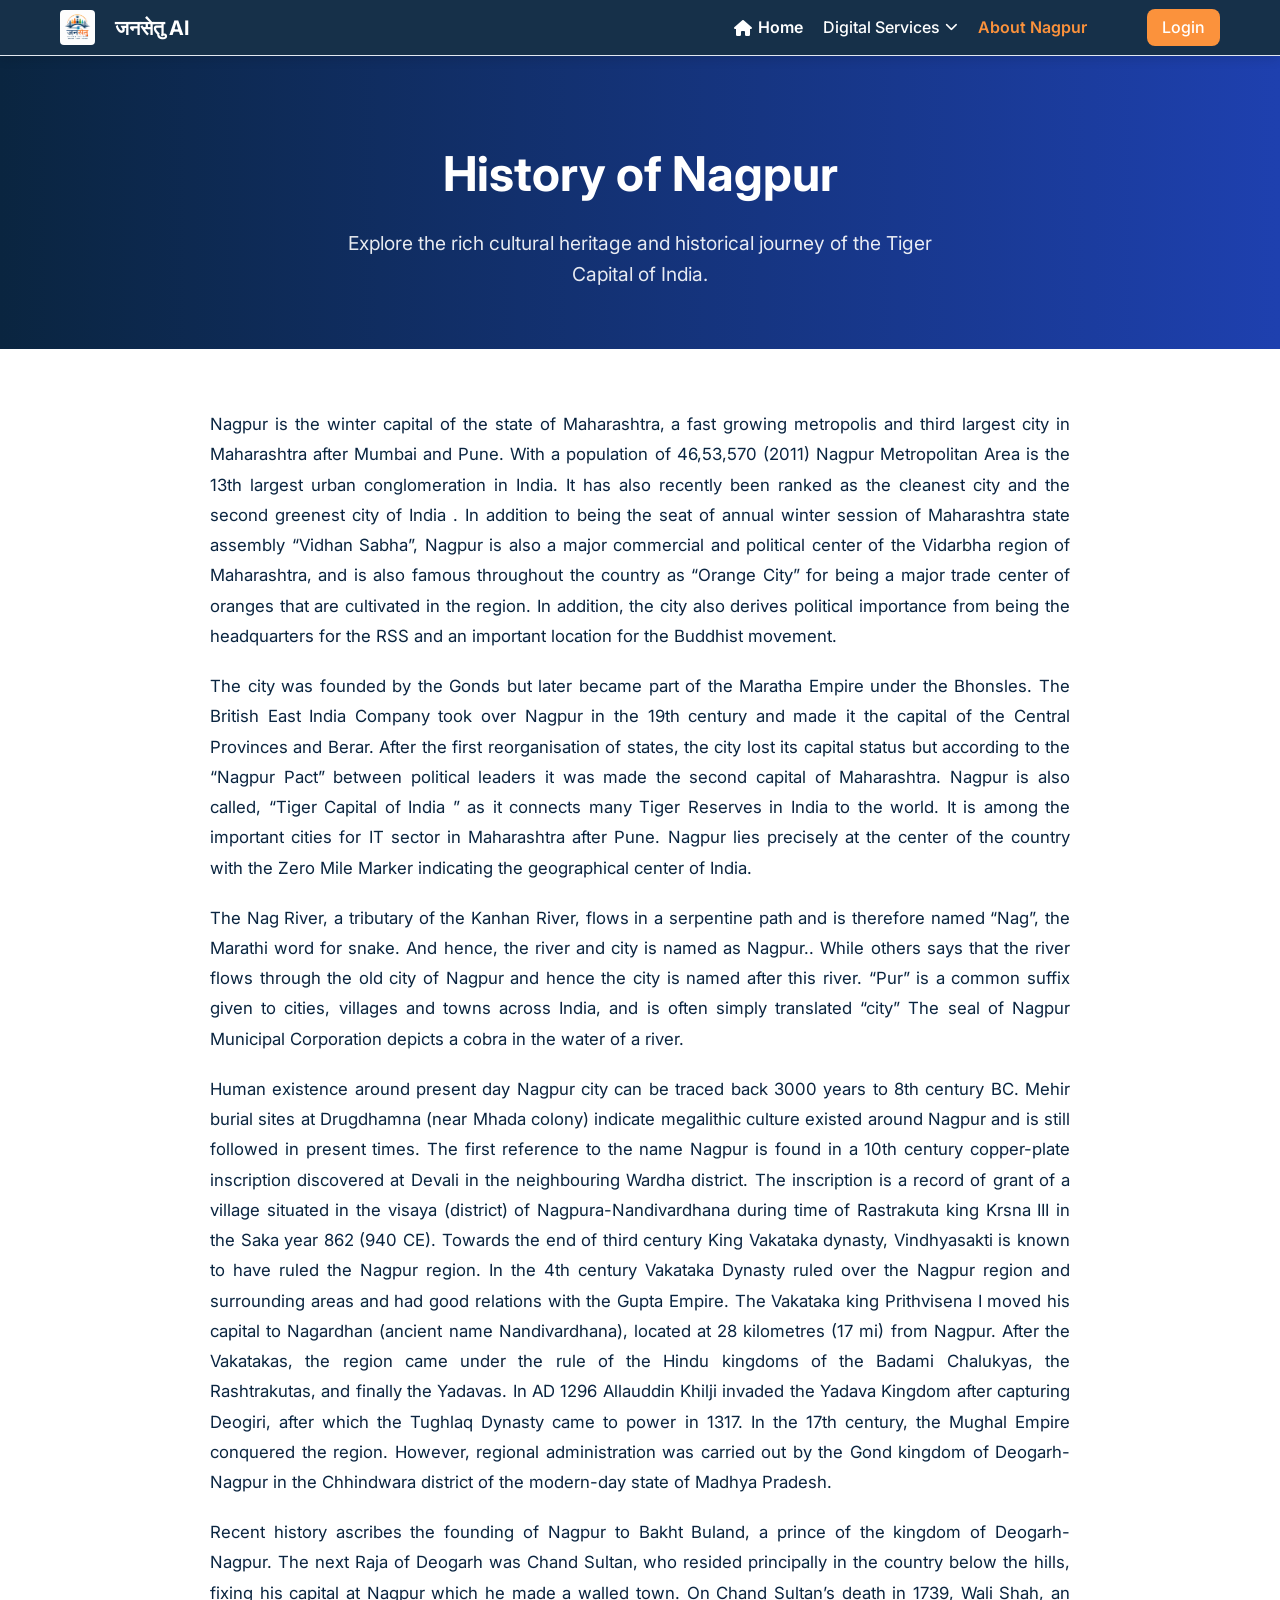
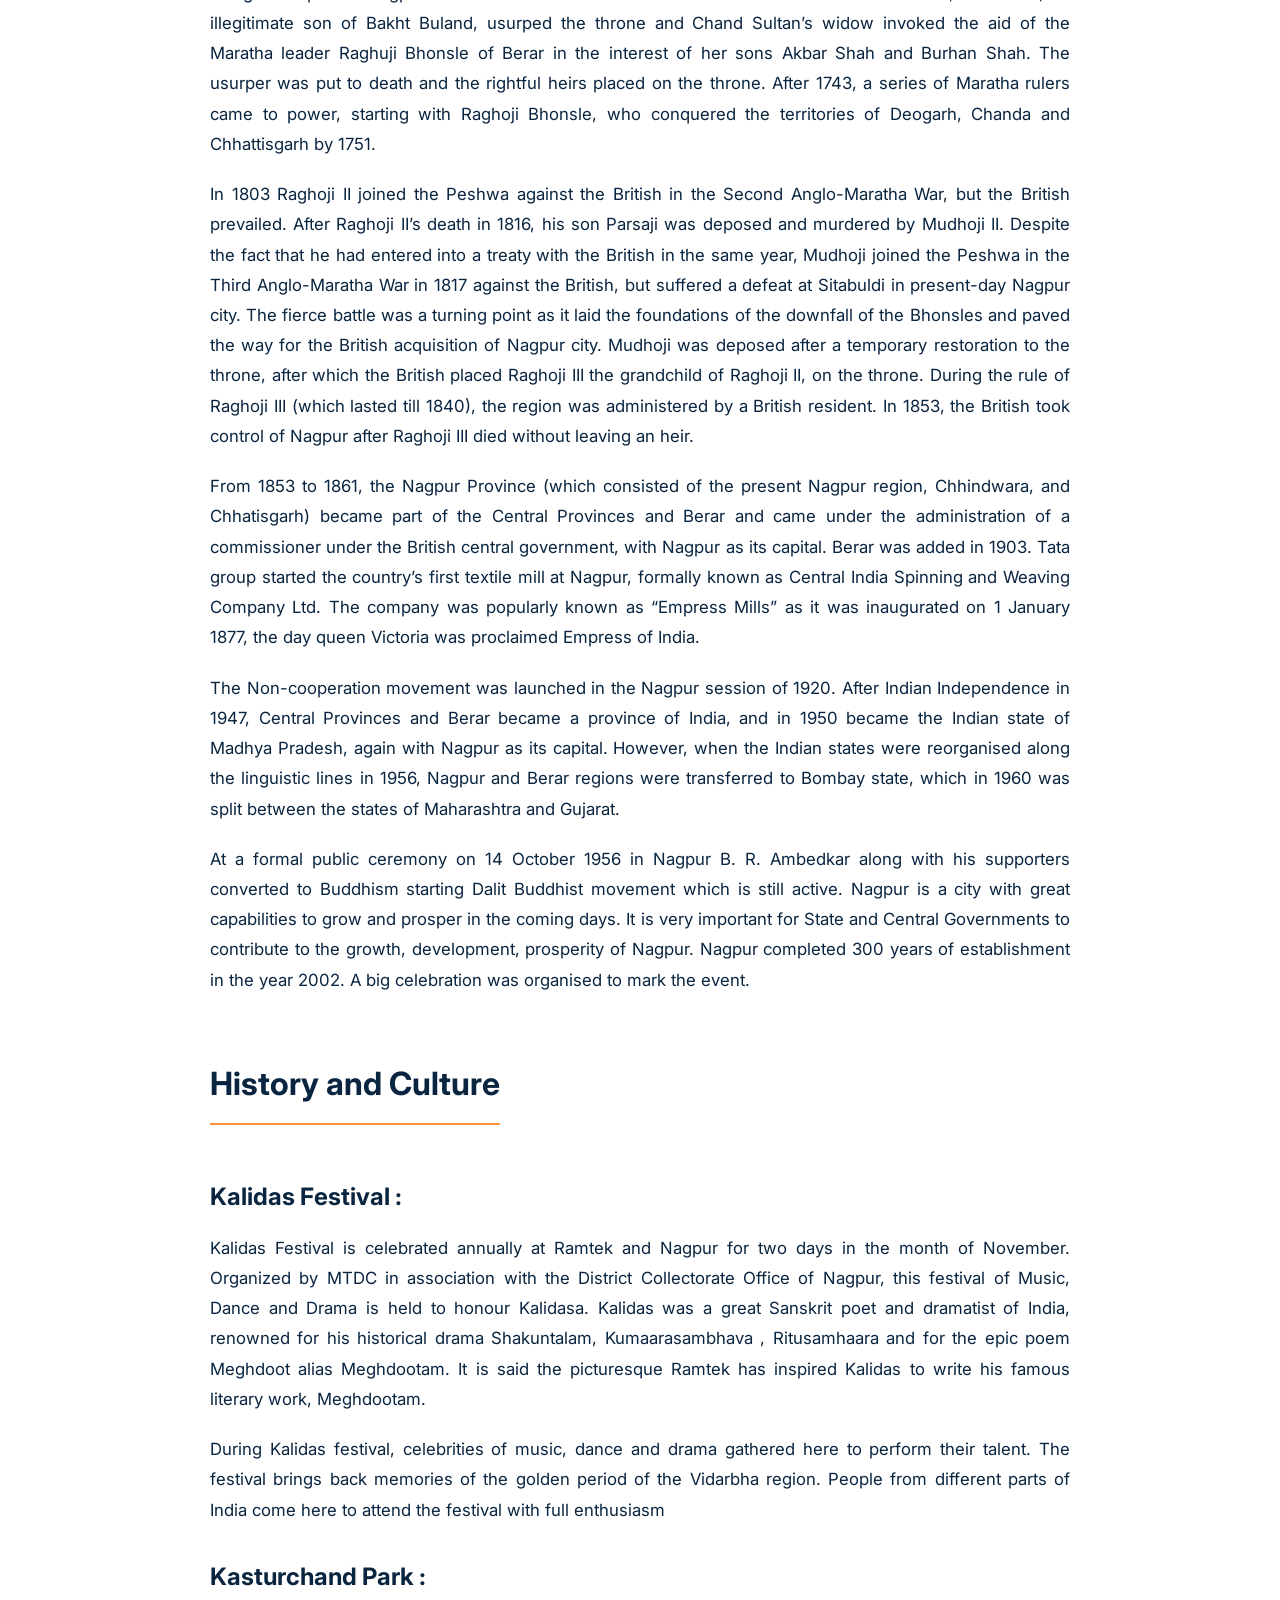
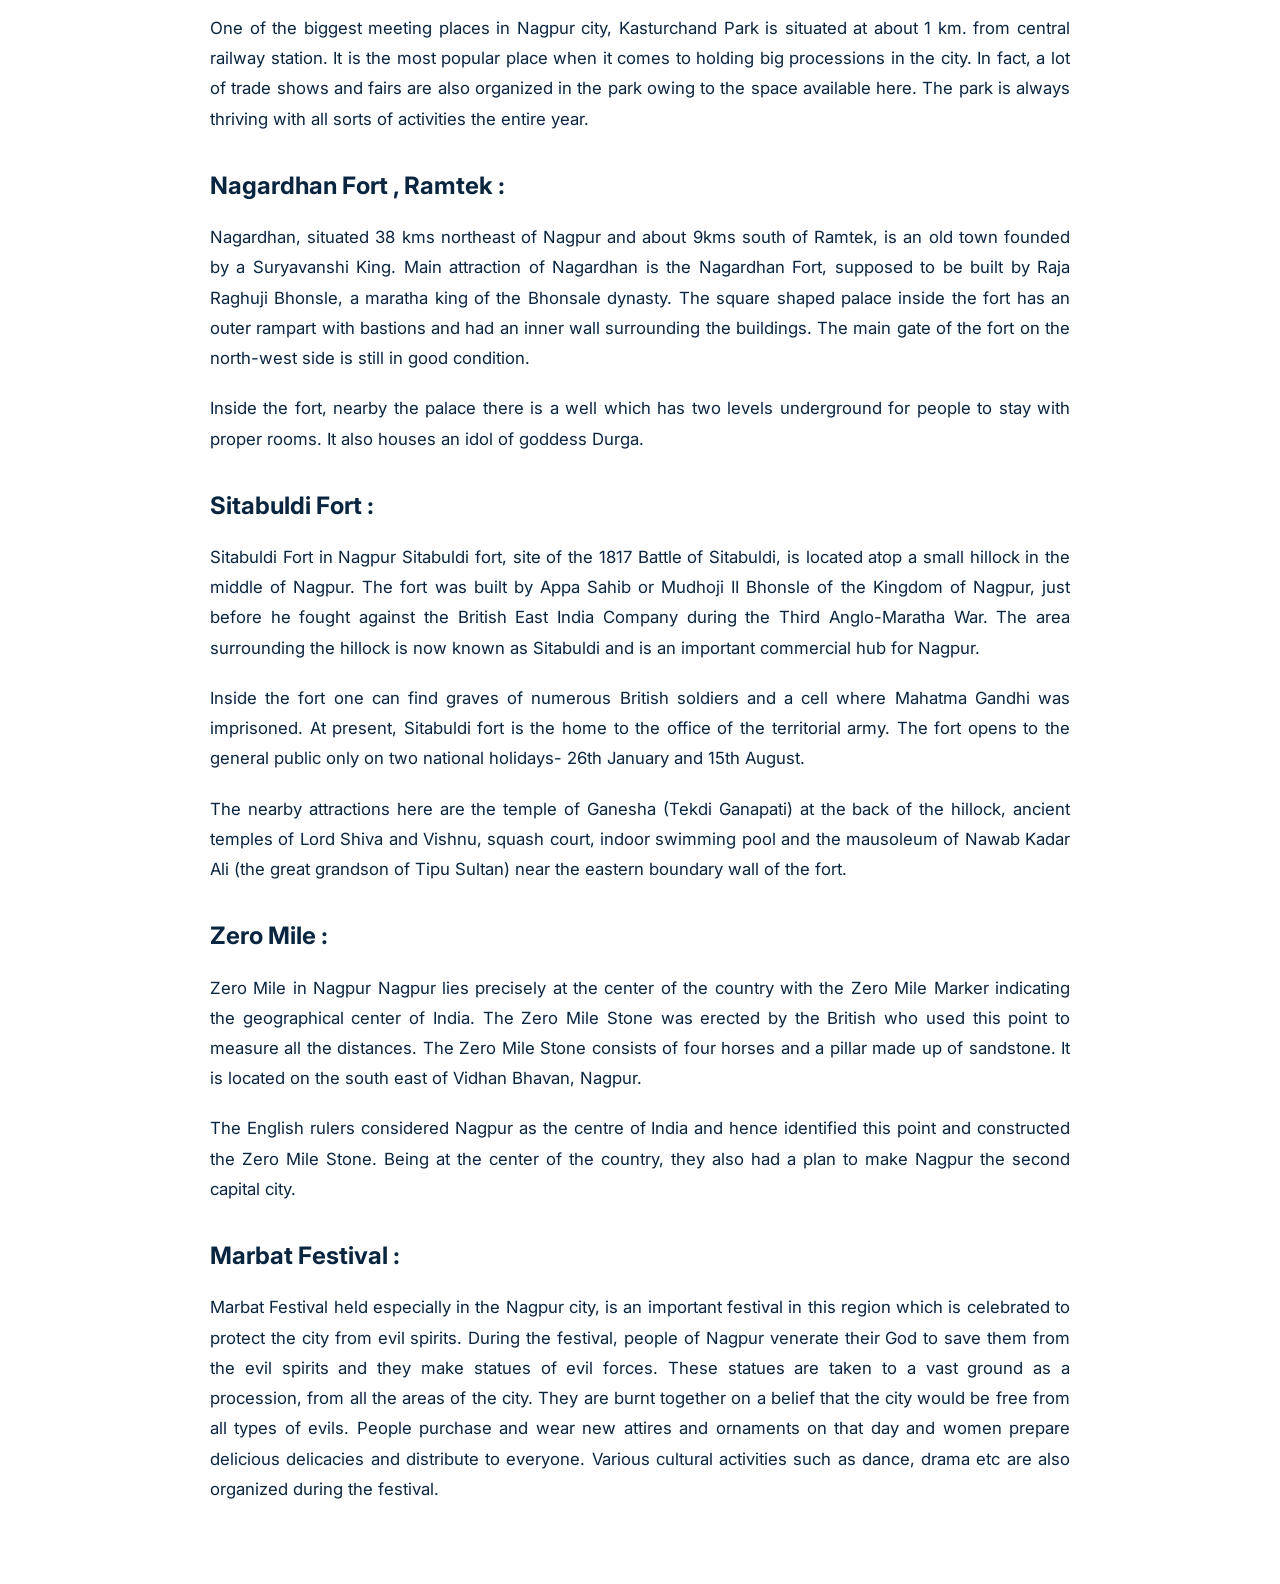
<file: about.html>
<!DOCTYPE html>
<html lang="en">
<head>
    <meta charset="UTF-8">
    <meta name="viewport" content="width=device-width, initial-scale=1.0">
    <title>About Nagpur - जनसेतु AI</title>
    
    <!-- Modern Fonts -->
    <link rel="preconnect" href="https://fonts.googleapis.com">
    <link rel="preconnect" href="https://fonts.gstatic.com" crossorigin>
    <link href="https://fonts.googleapis.com/css2?family=Inter:wght@300;400;500;600;700;800&display=swap" rel="stylesheet">
    
    <!-- Font Awesome -->
    <link rel="stylesheet" href="https://cdnjs.cloudflare.com/ajax/libs/font-awesome/6.4.0/css/all.min.css">
    
    <!-- Favicon -->
    <link rel="icon" type="image/jpeg" href="assets/logohack.jpeg">
    <link rel="shortcut icon" type="image/jpeg" href="assets/logohack.jpeg">

    <!-- Custom CSS -->
    <link rel="stylesheet" href="css/style.css">
    
    <style>
        .about-header {
            background: linear-gradient(to right, var(--navy), #1e40af);
            padding: 80px 0 60px;
            color: white;
            text-align: center;
        }
        
        .about-header h1 {
            font-size: 3rem;
            margin-bottom: 15px;
        }
        
        .about-header p {
            font-size: 1.2rem;
            opacity: 0.9;
            max-width: 600px;
            margin: 0 auto;
        }

        .content-section {
            padding: 60px 0;
            background: white;
        }

        .content-container {
            max-width: 900px;
            margin: 0 auto;
            line-height: 1.8;
            color: var(--text-main);
            font-size: 1.05rem;
        }

        .content-container p {
            margin-bottom: 20px;
            text-align: justify;
        }

        .content-container h2 {
            color: var(--navy);
            font-size: 2rem;
            margin-top: 40px;
            margin-bottom: 20px;
            border-bottom: 2px solid var(--saffron);
            padding-bottom: 10px;
            display: inline-block;
        }
        
        .content-container h3 {
            color: var(--navy);
            font-size: 1.5rem;
            margin-top: 30px;
            margin-bottom: 15px;
        }
    </style>
</head>
<body class="portal-layout">

    <!-- Navbar (Solid Variation) -->
    <nav class="navbar solid-nav" style="background: rgba(10, 37, 64, 0.95); position: sticky; top: 0; z-index: 1000; box-shadow: 0 4px 10px rgba(0,0,0,0.1);">
        <div class="container nav-container" style="height: 55px; display: flex; justify-content: space-between; align-items: center;">
            <a href="index.html" class="logo" style="color: white; text-decoration: none;">
                <img src="assets/logohack.jpeg" alt="JanSetu AI Logo" class="logo-img" style="height: 35px; border-radius: 4px; margin-right: 10px; vertical-align: middle;">
                <span class="logo-text" style="vertical-align: middle;">जनसेतु AI</span>
            </a>
            <div class="nav-links" style="display: flex; gap: 20px; align-items: center;">
                <a href="index.html" style="color: white; text-decoration: none; font-weight: 600; display: inline-flex; align-items: center; gap: 6px;"><i class="fas fa-home"></i> Home</a>
                <div class="nav-dropdown">
                    <a href="index.html" class="dropdown-toggle" style="color: white; text-decoration: none;">Digital Services <i class="fas fa-chevron-down" style="font-size: 0.8em; margin-left: 5px;"></i></a>
                    <div class="dropdown-menu">
                        <a href="services.html#infrastructure">Infrastructure & Roads</a>
                        <a href="services.html#sanitation">Sanitation & Waste</a>
                        <a href="services.html#water">Water & Electricity</a>
                        <a href="services.html#environment">Environment & Parks</a>
                    </div>
                </div>
                <a href="about.html" style="color: var(--saffron); text-decoration: none; font-weight: 600;">About Nagpur</a>
                <div id="google_translate_element" style="margin: 0 10px;"></div>
                <a href="login.html" class="btn btn-primary" style="padding: 6px 15px;">Login</a>
            </div>
        </div>
    </nav>

    <!-- Header -->
    <div class="about-header">
        <div class="container">
            <h1>History of Nagpur</h1>
            <p>Explore the rich cultural heritage and historical journey of the Tiger Capital of India.</p>
        </div>
    </div>

    <!-- Main Content -->
    <div class="content-section">
        <div class="container content-container">
            
            <p>Nagpur is the winter capital of the state of Maharashtra, a fast growing metropolis and third largest city in Maharashtra after Mumbai and Pune. With a population of 46,53,570 (2011) Nagpur Metropolitan Area is the 13th largest urban conglomeration in India. It has also recently been ranked as the cleanest city and the second greenest city of India . In addition to being the seat of annual winter session of Maharashtra state assembly “Vidhan Sabha”, Nagpur is also a major commercial and political center of the Vidarbha region of Maharashtra, and is also famous throughout the country as “Orange City” for being a major trade center of oranges that are cultivated in the region. In addition, the city also derives political importance from being the headquarters for the RSS and an important location for the Buddhist movement.</p>

            <p>The city was founded by the Gonds but later became part of the Maratha Empire under the Bhonsles. The British East India Company took over Nagpur in the 19th century and made it the capital of the Central Provinces and Berar. After the first reorganisation of states, the city lost its capital status but according to the “Nagpur Pact” between political leaders it was made the second capital of Maharashtra. Nagpur is also called, “Tiger Capital of India ” as it connects many Tiger Reserves in India to the world. It is among the important cities for IT sector in Maharashtra after Pune. Nagpur lies precisely at the center of the country with the Zero Mile Marker indicating the geographical center of India.</p>

            <p>The Nag River, a tributary of the Kanhan River, flows in a serpentine path and is therefore named “Nag”, the Marathi word for snake. And hence, the river and city is named as Nagpur.. While others says that the river flows through the old city of Nagpur and hence the city is named after this river. “Pur” is a common suffix given to cities, villages and towns across India, and is often simply translated “city” The seal of Nagpur Municipal Corporation depicts a cobra in the water of a river.</p>

            <p>Human existence around present day Nagpur city can be traced back 3000 years to 8th century BC. Mehir burial sites at Drugdhamna (near Mhada colony) indicate megalithic culture existed around Nagpur and is still followed in present times. The first reference to the name Nagpur is found in a 10th century copper-plate inscription discovered at Devali in the neighbouring Wardha district. The inscription is a record of grant of a village situated in the visaya (district) of Nagpura-Nandivardhana during time of Rastrakuta king Krsna III in the Saka year 862 (940 CE). Towards the end of third century King Vakataka dynasty, Vindhyasakti is known to have ruled the Nagpur region. In the 4th century Vakataka Dynasty ruled over the Nagpur region and surrounding areas and had good relations with the Gupta Empire. The Vakataka king Prithvisena I moved his capital to Nagardhan (ancient name Nandivardhana), located at 28 kilometres (17 mi) from Nagpur. After the Vakatakas, the region came under the rule of the Hindu kingdoms of the Badami Chalukyas, the Rashtrakutas, and finally the Yadavas. In AD 1296 Allauddin Khilji invaded the Yadava Kingdom after capturing Deogiri, after which the Tughlaq Dynasty came to power in 1317. In the 17th century, the Mughal Empire conquered the region. However, regional administration was carried out by the Gond kingdom of Deogarh-Nagpur in the Chhindwara district of the modern-day state of Madhya Pradesh.</p>

            <p>Recent history ascribes the founding of Nagpur to Bakht Buland, a prince of the kingdom of Deogarh-Nagpur. The next Raja of Deogarh was Chand Sultan, who resided principally in the country below the hills, fixing his capital at Nagpur which he made a walled town. On Chand Sultan’s death in 1739, Wali Shah, an illegitimate son of Bakht Buland, usurped the throne and Chand Sultan’s widow invoked the aid of the Maratha leader Raghuji Bhonsle of Berar in the interest of her sons Akbar Shah and Burhan Shah. The usurper was put to death and the rightful heirs placed on the throne. After 1743, a series of Maratha rulers came to power, starting with Raghoji Bhonsle, who conquered the territories of Deogarh, Chanda and Chhattisgarh by 1751.</p>

            <p>In 1803 Raghoji II joined the Peshwa against the British in the Second Anglo-Maratha War, but the British prevailed. After Raghoji II’s death in 1816, his son Parsaji was deposed and murdered by Mudhoji II. Despite the fact that he had entered into a treaty with the British in the same year, Mudhoji joined the Peshwa in the Third Anglo-Maratha War in 1817 against the British, but suffered a defeat at Sitabuldi in present-day Nagpur city. The fierce battle was a turning point as it laid the foundations of the downfall of the Bhonsles and paved the way for the British acquisition of Nagpur city. Mudhoji was deposed after a temporary restoration to the throne, after which the British placed Raghoji III the grandchild of Raghoji II, on the throne. During the rule of Raghoji III (which lasted till 1840), the region was administered by a British resident. In 1853, the British took control of Nagpur after Raghoji III died without leaving an heir.</p>

            <p>From 1853 to 1861, the Nagpur Province (which consisted of the present Nagpur region, Chhindwara, and Chhatisgarh) became part of the Central Provinces and Berar and came under the administration of a commissioner under the British central government, with Nagpur as its capital. Berar was added in 1903. Tata group started the country’s first textile mill at Nagpur, formally known as Central India Spinning and Weaving Company Ltd. The company was popularly known as “Empress Mills” as it was inaugurated on 1 January 1877, the day queen Victoria was proclaimed Empress of India.</p>

            <p>The Non-cooperation movement was launched in the Nagpur session of 1920. After Indian Independence in 1947, Central Provinces and Berar became a province of India, and in 1950 became the Indian state of Madhya Pradesh, again with Nagpur as its capital. However, when the Indian states were reorganised along the linguistic lines in 1956, Nagpur and Berar regions were transferred to Bombay state, which in 1960 was split between the states of Maharashtra and Gujarat.</p>

            <p>At a formal public ceremony on 14 October 1956 in Nagpur B. R. Ambedkar along with his supporters converted to Buddhism starting Dalit Buddhist movement which is still active. Nagpur is a city with great capabilities to grow and prosper in the coming days. It is very important for State and Central Governments to contribute to the growth, development, prosperity of Nagpur. Nagpur completed 300 years of establishment in the year 2002. A big celebration was organised to mark the event.</p>

            <h2>History and Culture</h2>

            <h3>Kalidas Festival :</h3>
            <p>Kalidas Festival is celebrated annually at Ramtek and Nagpur for two days in the month of November. Organized by MTDC in association with the District Collectorate Office of Nagpur, this festival of Music, Dance and Drama is held to honour Kalidasa. Kalidas was a great Sanskrit poet and dramatist of India, renowned for his historical drama Shakuntalam, Kumaarasambhava , Ritusamhaara and for the epic poem Meghdoot alias Meghdootam. It is said the picturesque Ramtek has inspired Kalidas to write his famous literary work, Meghdootam.</p>
            <p>During Kalidas festival, celebrities of music, dance and drama gathered here to perform their talent. The festival brings back memories of the golden period of the Vidarbha region. People from different parts of India come here to attend the festival with full enthusiasm</p>

            <h3>Kasturchand Park :</h3>
            <p>One of the biggest meeting places in Nagpur city, Kasturchand Park is situated at about 1 km. from central railway station. It is the most popular place when it comes to holding big processions in the city. In fact, a lot of trade shows and fairs are also organized in the park owing to the space available here. The park is always thriving with all sorts of activities the entire year.</p>

            <h3>Nagardhan Fort , Ramtek :</h3>
            <p>Nagardhan, situated 38 kms northeast of Nagpur and about 9kms south of Ramtek, is an old town founded by a Suryavanshi King. Main attraction of Nagardhan is the Nagardhan Fort, supposed to be built by Raja Raghuji Bhonsle, a maratha king of the Bhonsale dynasty. The square shaped palace inside the fort has an outer rampart with bastions and had an inner wall surrounding the buildings. The main gate of the fort on the north-west side is still in good condition.</p>
            <p>Inside the fort, nearby the palace there is a well which has two levels underground for people to stay with proper rooms. It also houses an idol of goddess Durga.</p>

            <h3>Sitabuldi Fort :</h3>
            <p>Sitabuldi Fort in Nagpur Sitabuldi fort, site of the 1817 Battle of Sitabuldi, is located atop a small hillock in the middle of Nagpur. The fort was built by Appa Sahib or Mudhoji II Bhonsle of the Kingdom of Nagpur, just before he fought against the British East India Company during the Third Anglo-Maratha War. The area surrounding the hillock is now known as Sitabuldi and is an important commercial hub for Nagpur.</p>
            <p>Inside the fort one can find graves of numerous British soldiers and a cell where Mahatma Gandhi was imprisoned. At present, Sitabuldi fort is the home to the office of the territorial army. The fort opens to the general public only on two national holidays- 26th January and 15th August.</p>
            <p>The nearby attractions here are the temple of Ganesha (Tekdi Ganapati) at the back of the hillock, ancient temples of Lord Shiva and Vishnu, squash court, indoor swimming pool and the mausoleum of Nawab Kadar Ali (the great grandson of Tipu Sultan) near the eastern boundary wall of the fort.</p>

            <h3>Zero Mile :</h3>
            <p>Zero Mile in Nagpur Nagpur lies precisely at the center of the country with the Zero Mile Marker indicating the geographical center of India. The Zero Mile Stone was erected by the British who used this point to measure all the distances. The Zero Mile Stone consists of four horses and a pillar made up of sandstone. It is located on the south east of Vidhan Bhavan, Nagpur.</p>
            <p>The English rulers considered Nagpur as the centre of India and hence identified this point and constructed the Zero Mile Stone. Being at the center of the country, they also had a plan to make Nagpur the second capital city.</p>

            <h3>Marbat Festival :</h3>
            <p>Marbat Festival held especially in the Nagpur city, is an important festival in this region which is celebrated to protect the city from evil spirits. During the festival, people of Nagpur venerate their God to save them from the evil spirits and they make statues of evil forces. These statues are taken to a vast ground as a procession, from all the areas of the city. They are burnt together on a belief that the city would be free from all types of evils. People purchase and wear new attires and ornaments on that day and women prepare delicious delicacies and distribute to everyone. Various cultural activities such as dance, drama etc are also organized during the festival.</p>

        </div>
    </div>

    <!-- Google Translate Script -->
    <script type="text/javascript">
        function googleTranslateElementInit() {
            new google.translate.TranslateElement({pageLanguage: 'en', includedLanguages: 'en,hi,mr'}, 'google_translate_element');
        }
    </script>
    <script type="text/javascript" src="https://translate.google.com/translate_a/element.js?cb=googleTranslateElementInit"></script>
</body>
</html>
</file>
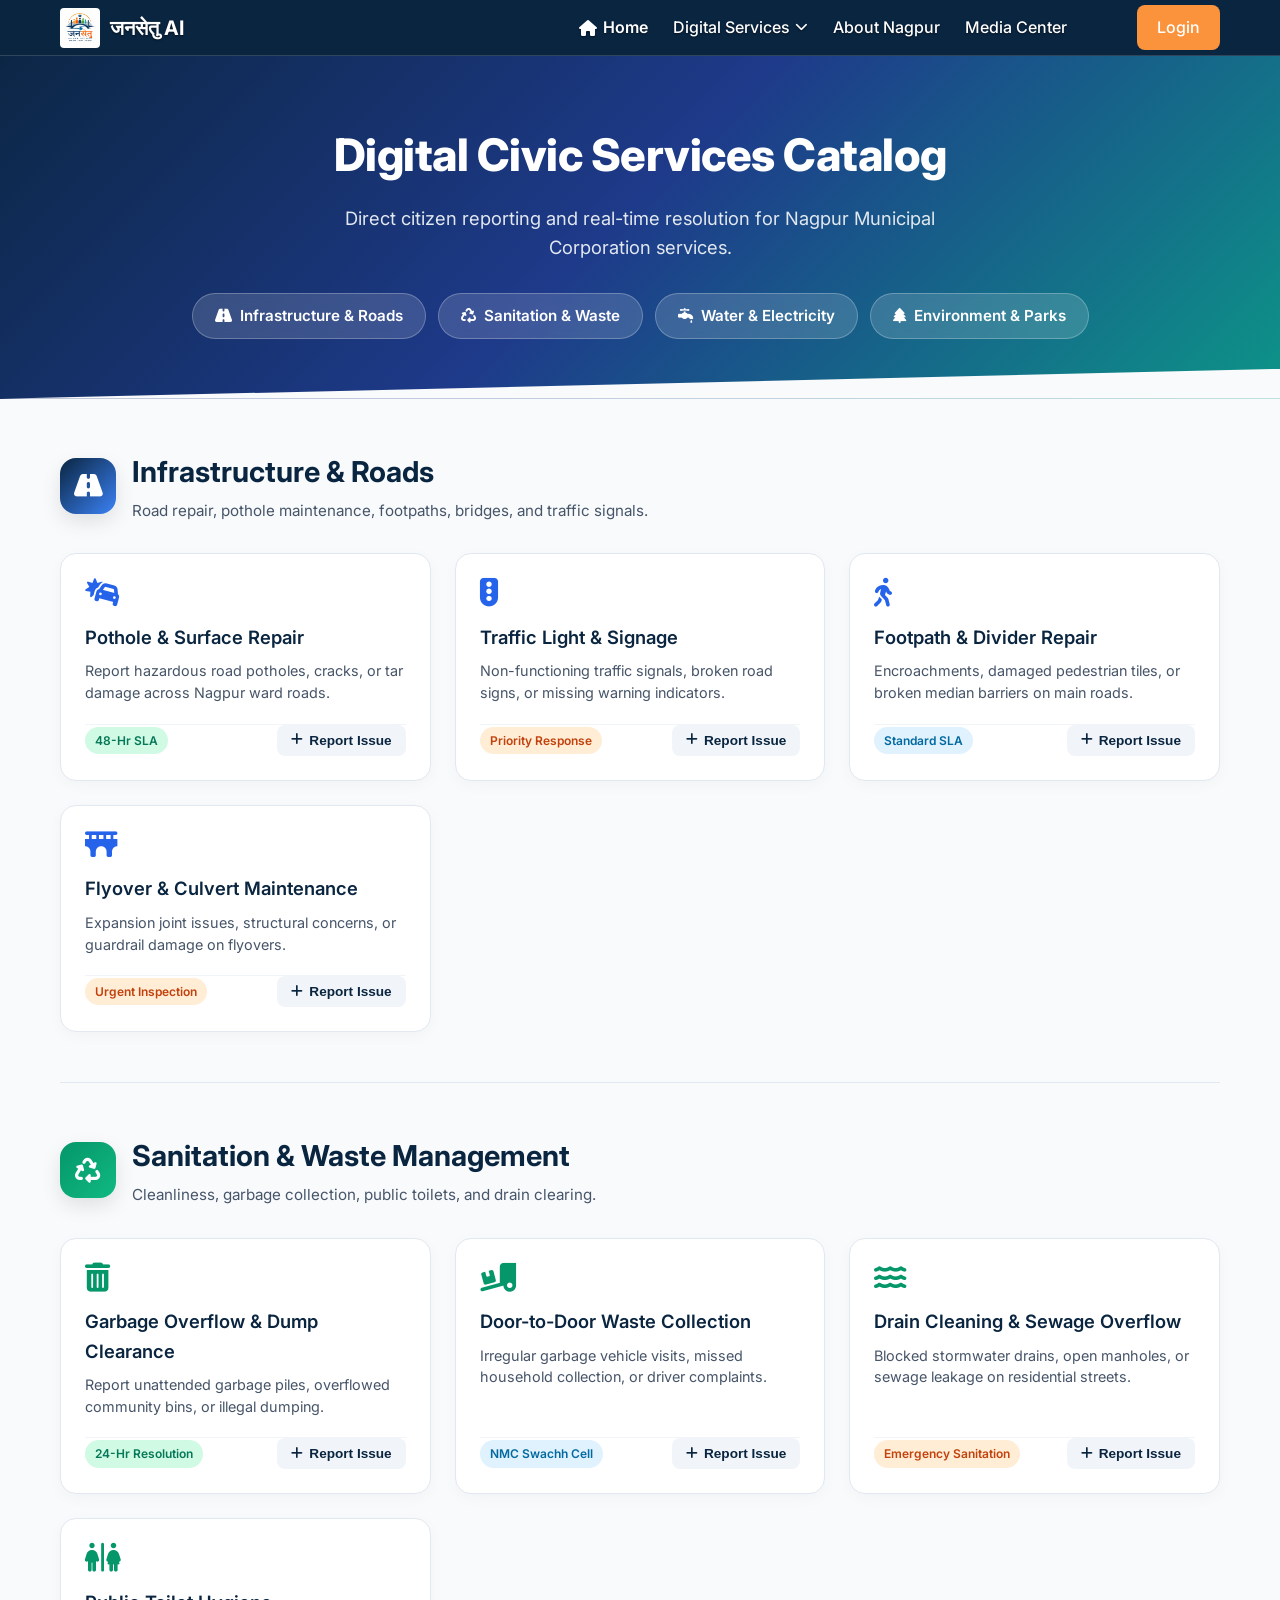
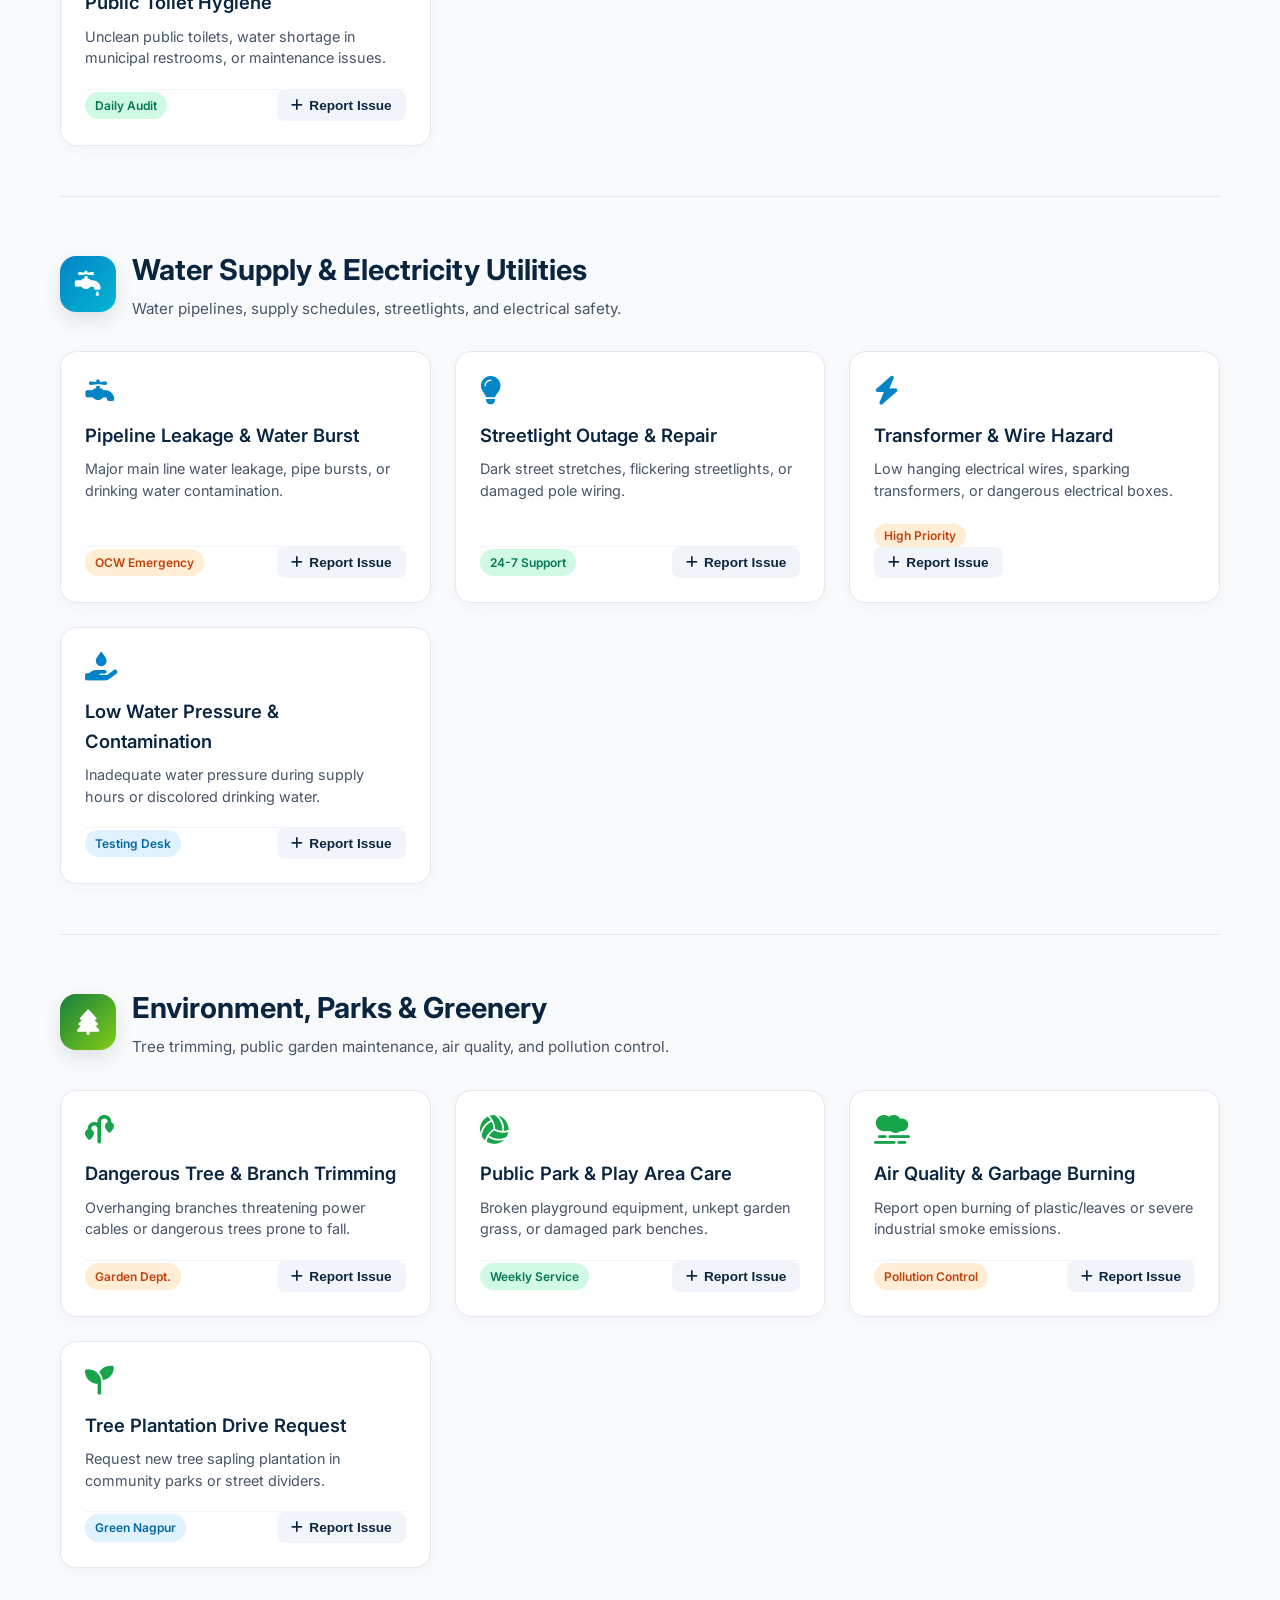
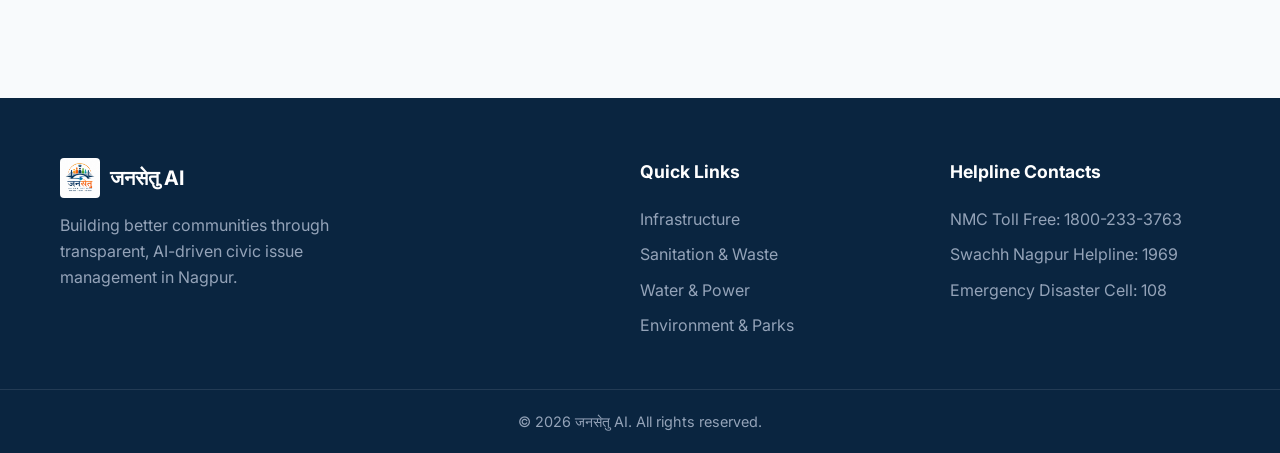
<file: services.html>
<!DOCTYPE html>
<html lang="en">
<head>
    <meta charset="UTF-8">
    <meta name="viewport" content="width=device-width, initial-scale=1.0">
    <title>Digital Services Catalog - जनसेतु AI</title>
    
    <!-- Modern Fonts -->
    <link rel="preconnect" href="https://fonts.googleapis.com">
    <link rel="preconnect" href="https://fonts.gstatic.com" crossorigin>
    <link href="https://fonts.googleapis.com/css2?family=Inter:wght@300;400;500;600;700;800&display=swap" rel="stylesheet">
    
    <!-- Font Awesome Icons -->
    <link rel="stylesheet" href="https://cdnjs.cloudflare.com/ajax/libs/font-awesome/6.4.0/css/all.min.css">
    
    <!-- Favicon -->
    <link rel="icon" type="image/jpeg" href="assets/logohack.jpeg">
    <link rel="shortcut icon" type="image/jpeg" href="assets/logohack.jpeg">

    <!-- Custom CSS -->
    <link rel="stylesheet" href="css/style.css">
    
    <!-- Voice AI Speech Engine -->
    <script src="js/voice-ai.js"></script>

    <style>
        .services-hero {
            background: linear-gradient(135deg, #0a2540 0%, #1e3a8a 50%, #0d9488 100%);
            color: white;
            padding: 120px 20px 60px;
            text-align: center;
            position: relative;
            overflow: hidden;
        }

        .services-hero::after {
            content: '';
            position: absolute;
            bottom: 0;
            left: 0;
            right: 0;
            height: 30px;
            background: #f8fafc;
            clip-path: polygon(0 100%, 100% 100%, 100% 0);
        }

        .services-hero h1 {
            font-size: 2.8rem;
            font-weight: 800;
            margin-bottom: 12px;
            letter-spacing: -0.5px;
        }

        .services-hero p {
            font-size: 1.15rem;
            color: #e2e8f0;
            max-width: 650px;
            margin: 0 auto 30px;
        }

        .services-filter-pills {
            display: flex;
            justify-content: center;
            gap: 12px;
            flex-wrap: wrap;
            margin-top: 20px;
        }

        .filter-pill {
            background: rgba(255, 255, 255, 0.15);
            backdrop-filter: blur(10px);
            color: white;
            padding: 10px 22px;
            border-radius: 30px;
            font-weight: 600;
            font-size: 0.95rem;
            text-decoration: none;
            transition: all 0.25s ease;
            border: 1px solid rgba(255, 255, 255, 0.25);
            display: flex;
            align-items: center;
            gap: 8px;
        }

        .filter-pill:hover, .filter-pill.active {
            background: var(--saffron);
            border-color: var(--saffron);
            color: white;
            transform: translateY(-2px);
            box-shadow: 0 6px 20px rgba(251, 146, 60, 0.4);
        }

        .service-category-section {
            padding: 50px 0;
            border-bottom: 1px solid #e2e8f0;
        }

        .category-header {
            display: flex;
            align-items: center;
            gap: 16px;
            margin-bottom: 30px;
        }

        .category-icon-badge {
            width: 56px;
            height: 56px;
            border-radius: 16px;
            display: flex;
            align-items: center;
            justify-content: center;
            font-size: 1.6rem;
            color: white;
            box-shadow: 0 8px 20px rgba(0,0,0,0.1);
        }

        .bg-infra { background: linear-gradient(135deg, #0a2540, #3b82f6); }
        .bg-sanitation { background: linear-gradient(135deg, #059669, #10b981); }
        .bg-water { background: linear-gradient(135deg, #0284c7, #06b6d4); }
        .bg-environment { background: linear-gradient(135deg, #15803d, #84cc16); }

        .category-title-group h2 {
            font-size: 1.8rem;
            color: var(--navy);
            margin: 0 0 4px 0;
            font-weight: 700;
        }

        .category-title-group p {
            margin: 0;
            color: var(--text-muted);
            font-size: 0.95rem;
        }

        .services-grid {
            display: grid;
            grid-template-columns: repeat(auto-fill, minmax(280px, 1fr));
            gap: 24px;
        }

        .service-card {
            background: white;
            border-radius: 16px;
            padding: 24px;
            border: 1px solid #e2e8f0;
            box-shadow: 0 4px 15px rgba(0,0,0,0.03);
            transition: all 0.3s ease;
            display: flex;
            flex-direction: column;
            justify-content: space-between;
        }

        .service-card:hover {
            transform: translateY(-4px);
            box-shadow: 0 12px 30px rgba(0,0,0,0.08);
            border-color: #cbd5e1;
        }

        .service-card-icon {
            font-size: 1.8rem;
            margin-bottom: 16px;
            display: inline-block;
        }

        .text-infra { color: #2563eb; }
        .text-sanitation { color: #059669; }
        .text-water { color: #0284c7; }
        .text-environment { color: #16a34a; }

        .service-card h3 {
            font-size: 1.15rem;
            color: var(--navy);
            margin-bottom: 8px;
            font-weight: 600;
        }

        .service-card p {
            font-size: 0.9rem;
            color: var(--text-muted);
            line-height: 1.5;
            margin-bottom: 20px;
        }

        .service-card-footer {
            display: flex;
            align-items: center;
            justify-content: space-between;
            pt: 15px;
            border-top: 1px solid #f1f5f9;
        }

        .service-badge {
            font-size: 0.75rem;
            padding: 4px 10px;
            border-radius: 20px;
            font-weight: 600;
        }

        .badge-green { background: #d1fae5; color: #047857; }
        .badge-blue { background: #e0f2fe; color: #0369a1; }
        .badge-orange { background: #ffedd5; color: #c2410c; }

        .btn-report-quick {
            background: #f1f5f9;
            color: var(--navy);
            border: none;
            padding: 8px 14px;
            border-radius: 8px;
            font-size: 0.85rem;
            font-weight: 600;
            cursor: pointer;
            transition: all 0.2s;
            display: flex;
            align-items: center;
            gap: 6px;
        }

        .btn-report-quick:hover {
            background: var(--saffron);
            color: white;
        }

        /* Direct Service Modal */
        .service-modal {
            display: none;
            position: fixed;
            top: 0; left: 0; width: 100%; height: 100%;
            background: rgba(10, 37, 64, 0.6);
            backdrop-filter: blur(8px);
            z-index: 2000;
            justify-content: center;
            align-items: center;
            padding: 20px;
        }

        .service-modal-content {
            background: white;
            border-radius: 20px;
            max-width: 540px;
            width: 100%;
            padding: 30px;
            box-shadow: 0 25px 50px rgba(0,0,0,0.2);
            position: relative;
            animation: modalSlideUp 0.3s ease-out;
        }

        @keyframes modalSlideUp {
            from { opacity: 0; transform: translateY(20px); }
            to { opacity: 1; transform: translateY(0); }
        }

        .modal-close-btn {
            position: absolute;
            top: 20px; right: 20px;
            background: #f1f5f9;
            border: none;
            width: 32px; height: 32px;
            border-radius: 50%;
            font-size: 1rem;
            color: var(--text-muted);
            cursor: pointer;
        }
    </style>
</head>
<body class="portal-layout" style="background: #f8fafc;">

    <!-- Navbar -->
    <nav class="navbar portal-nav" style="background: var(--navy);">
        <div class="container nav-container">
            <a href="index.html" class="logo">
                <img src="assets/logohack.jpeg" alt="JanSetu AI Logo" class="logo-img">
                <span class="logo-text" style="color: white;">जनसेतु AI</span>
            </a>
            <div class="nav-links">
                <a href="index.html" style="color: white; font-weight: 600; display: flex; align-items: center; gap: 6px;"><i class="fas fa-home"></i> Home</a>
                <div class="nav-dropdown">
                    <a href="services.html" class="dropdown-toggle" style="color: white;">Digital Services <i class="fas fa-chevron-down" style="font-size: 0.8em; margin-left: 5px;"></i></a>
                    <div class="dropdown-menu">
                        <a href="services.html#infrastructure">Infrastructure & Roads</a>
                        <a href="services.html#sanitation">Sanitation & Waste</a>
                        <a href="services.html#water">Water & Electricity</a>
                        <a href="services.html#environment">Environment & Parks</a>
                    </div>
                </div>
                <a href="about.html" style="color: white;">About Nagpur</a>
                <a href="index.html#media-center" style="color: white;">Media Center</a>
                <div id="google_translate_element" style="margin: 0 10px;"></div>
                <a href="login.html" class="btn btn-primary">Login</a>
            </div>
            <button class="mobile-menu-btn"><i class="fas fa-bars"></i></button>
        </div>
    </nav>

    <!-- Services Hero -->
    <header class="services-hero">
        <div class="container">
            <h1>Digital Civic Services Catalog</h1>
            <p>Direct citizen reporting and real-time resolution for Nagpur Municipal Corporation services.</p>
            
            <div class="services-filter-pills">
                <a href="#infrastructure" class="filter-pill"><i class="fas fa-road"></i> Infrastructure & Roads</a>
                <a href="#sanitation" class="filter-pill"><i class="fas fa-recycle"></i> Sanitation & Waste</a>
                <a href="#water" class="filter-pill"><i class="fas fa-faucet-drip"></i> Water & Electricity</a>
                <a href="#environment" class="filter-pill"><i class="fas fa-tree"></i> Environment & Parks</a>
            </div>
        </div>
    </header>

    <!-- Main Container -->
    <main class="container" style="padding-bottom: 80px;">

        <!-- 1. INFRASTRUCTURE & ROADS SECTION -->
        <section id="infrastructure" class="service-category-section">
            <div class="category-header">
                <div class="category-icon-badge bg-infra">
                    <i class="fas fa-road"></i>
                </div>
                <div class="category-title-group">
                    <h2>Infrastructure & Roads</h2>
                    <p>Road repair, pothole maintenance, footpaths, bridges, and traffic signals.</p>
                </div>
            </div>

            <div class="services-grid">
                <div class="service-card">
                    <div>
                        <i class="fas fa-car-burst service-card-icon text-infra"></i>
                        <h3>Pothole & Surface Repair</h3>
                        <p>Report hazardous road potholes, cracks, or tar damage across Nagpur ward roads.</p>
                    </div>
                    <div class="service-card-footer">
                        <span class="service-badge badge-green">48-Hr SLA</span>
                        <button class="btn-report-quick" onclick="openServiceModal('Infrastructure & Roads', 'Pothole & Surface Repair')">
                            <i class="fas fa-plus"></i> Report Issue
                        </button>
                    </div>
                </div>

                <div class="service-card">
                    <div>
                        <i class="fas fa-traffic-light service-card-icon text-infra"></i>
                        <h3>Traffic Light & Signage</h3>
                        <p>Non-functioning traffic signals, broken road signs, or missing warning indicators.</p>
                    </div>
                    <div class="service-card-footer">
                        <span class="service-badge badge-orange">Priority Response</span>
                        <button class="btn-report-quick" onclick="openServiceModal('Infrastructure & Roads', 'Traffic Light & Signage Failure')">
                            <i class="fas fa-plus"></i> Report Issue
                        </button>
                    </div>
                </div>

                <div class="service-card">
                    <div>
                        <i class="fas fa-walking service-card-icon text-infra"></i>
                        <h3>Footpath & Divider Repair</h3>
                        <p>Encroachments, damaged pedestrian tiles, or broken median barriers on main roads.</p>
                    </div>
                    <div class="service-card-footer">
                        <span class="service-badge badge-blue">Standard SLA</span>
                        <button class="btn-report-quick" onclick="openServiceModal('Infrastructure & Roads', 'Footpath Damage')">
                            <i class="fas fa-plus"></i> Report Issue
                        </button>
                    </div>
                </div>

                <div class="service-card">
                    <div>
                        <i class="fas fa-bridge service-card-icon text-infra"></i>
                        <h3>Flyover & Culvert Maintenance</h3>
                        <p>Expansion joint issues, structural concerns, or guardrail damage on flyovers.</p>
                    </div>
                    <div class="service-card-footer">
                        <span class="service-badge badge-orange">Urgent Inspection</span>
                        <button class="btn-report-quick" onclick="openServiceModal('Infrastructure & Roads', 'Flyover Damage')">
                            <i class="fas fa-plus"></i> Report Issue
                        </button>
                    </div>
                </div>
            </div>
        </section>


        <!-- 2. SANITATION & WASTE MANAGEMENT SECTION -->
        <section id="sanitation" class="service-category-section">
            <div class="category-header">
                <div class="category-icon-badge bg-sanitation">
                    <i class="fas fa-recycle"></i>
                </div>
                <div class="category-title-group">
                    <h2>Sanitation & Waste Management</h2>
                    <p>Cleanliness, garbage collection, public toilets, and drain clearing.</p>
                </div>
            </div>

            <div class="services-grid">
                <div class="service-card">
                    <div>
                        <i class="fas fa-trash-can service-card-icon text-sanitation"></i>
                        <h3>Garbage Overflow & Dump Clearance</h3>
                        <p>Report unattended garbage piles, overflowed community bins, or illegal dumping.</p>
                    </div>
                    <div class="service-card-footer">
                        <span class="service-badge badge-green">24-Hr Resolution</span>
                        <button class="btn-report-quick" onclick="openServiceModal('Sanitation & Waste', 'Garbage Overflow')">
                            <i class="fas fa-plus"></i> Report Issue
                        </button>
                    </div>
                </div>

                <div class="service-card">
                    <div>
                        <i class="fas fa-truck-ramp-box service-card-icon text-sanitation"></i>
                        <h3>Door-to-Door Waste Collection</h3>
                        <p>Irregular garbage vehicle visits, missed household collection, or driver complaints.</p>
                    </div>
                    <div class="service-card-footer">
                        <span class="service-badge badge-blue">NMC Swachh Cell</span>
                        <button class="btn-report-quick" onclick="openServiceModal('Sanitation & Waste', 'Door-to-Door Waste Vehicle Issue')">
                            <i class="fas fa-plus"></i> Report Issue
                        </button>
                    </div>
                </div>

                <div class="service-card">
                    <div>
                        <i class="fas fa-water service-card-icon text-sanitation"></i>
                        <h3>Drain Cleaning & Sewage Overflow</h3>
                        <p>Blocked stormwater drains, open manholes, or sewage leakage on residential streets.</p>
                    </div>
                    <div class="service-card-footer">
                        <span class="service-badge badge-orange">Emergency Sanitation</span>
                        <button class="btn-report-quick" onclick="openServiceModal('Sanitation & Waste', 'Drain & Sewage Overflow')">
                            <i class="fas fa-plus"></i> Report Issue
                        </button>
                    </div>
                </div>

                <div class="service-card">
                    <div>
                        <i class="fas fa-restroom service-card-icon text-sanitation"></i>
                        <h3>Public Toilet Hygiene</h3>
                        <p>Unclean public toilets, water shortage in municipal restrooms, or maintenance issues.</p>
                    </div>
                    <div class="service-card-footer">
                        <span class="service-badge badge-green">Daily Audit</span>
                        <button class="btn-report-quick" onclick="openServiceModal('Sanitation & Waste', 'Public Toilet Hygiene')">
                            <i class="fas fa-plus"></i> Report Issue
                        </button>
                    </div>
                </div>
            </div>
        </section>


        <!-- 3. WATER & ELECTRICITY SECTION -->
        <section id="water" class="service-category-section">
            <div class="category-header">
                <div class="category-icon-badge bg-water">
                    <i class="fas fa-faucet-drip"></i>
                </div>
                <div class="category-title-group">
                    <h2>Water Supply & Electricity Utilities</h2>
                    <p>Water pipelines, supply schedules, streetlights, and electrical safety.</p>
                </div>
            </div>

            <div class="services-grid">
                <div class="service-card">
                    <div>
                        <i class="fas fa-faucet service-card-icon text-water"></i>
                        <h3>Pipeline Leakage & Water Burst</h3>
                        <p>Major main line water leakage, pipe bursts, or drinking water contamination.</p>
                    </div>
                    <div class="service-card-footer">
                        <span class="service-badge badge-orange">OCW Emergency</span>
                        <button class="btn-report-quick" onclick="openServiceModal('Water & Electricity', 'Water Pipeline Leakage')">
                            <i class="fas fa-plus"></i> Report Issue
                        </button>
                    </div>
                </div>

                <div class="service-card">
                    <div>
                        <i class="fas fa-lightbulb service-card-icon text-water"></i>
                        <h3>Streetlight Outage & Repair</h3>
                        <p>Dark street stretches, flickering streetlights, or damaged pole wiring.</p>
                    </div>
                    <div class="service-card-footer">
                        <span class="service-badge badge-green">24-7 Support</span>
                        <button class="btn-report-quick" onclick="openServiceModal('Water & Electricity', 'Streetlight Outage')">
                            <i class="fas fa-plus"></i> Report Issue
                        </button>
                    </div>
                </div>

                <div class="service-card">
                    <div>
                        <i class="fas fa-bolt service-card-icon text-water"></i>
                        <h3>Transformer & Wire Hazard</h3>
                        <p>Low hanging electrical wires, sparking transformers, or dangerous electrical boxes.</p>
                    </div>
                    <div class{class="service-card-footer">
                        <span class="service-badge badge-orange">High Priority</span>
                        <button class="btn-report-quick" onclick="openServiceModal('Water & Electricity', 'Electrical Wire Hazard')">
                            <i class="fas fa-plus"></i> Report Issue
                        </button>
                    </div>
                </div>

                <div class="service-card">
                    <div>
                        <i class="fas fa-hand-holding-droplet service-card-icon text-water"></i>
                        <h3>Low Water Pressure & Contamination</h3>
                        <p>Inadequate water pressure during supply hours or discolored drinking water.</p>
                    </div>
                    <div class="service-card-footer">
                        <span class="service-badge badge-blue">Testing Desk</span>
                        <button class="btn-report-quick" onclick="openServiceModal('Water & Electricity', 'Water Quality & Pressure')">
                            <i class="fas fa-plus"></i> Report Issue
                        </button>
                    </div>
                </div>
            </div>
        </section>


        <!-- 4. ENVIRONMENT & PARKS SECTION -->
        <section id="environment" class="service-category-section" style="border-bottom: none;">
            <div class="category-header">
                <div class="category-icon-badge bg-environment">
                    <i class="fas fa-tree"></i>
                </div>
                <div class="category-title-group">
                    <h2>Environment, Parks & Greenery</h2>
                    <p>Tree trimming, public garden maintenance, air quality, and pollution control.</p>
                </div>
            </div>

            <div class="services-grid">
                <div class="service-card">
                    <div>
                        <i class="fas fa-plant-wilt service-card-icon text-environment"></i>
                        <h3>Dangerous Tree & Branch Trimming</h3>
                        <p>Overhanging branches threatening power cables or dangerous trees prone to fall.</p>
                    </div>
                    <div class="service-card-footer">
                        <span class="service-badge badge-orange">Garden Dept.</span>
                        <button class="btn-report-quick" onclick="openServiceModal('Environment & Parks', 'Dangerous Tree Trimming')">
                            <i class="fas fa-plus"></i> Report Issue
                        </button>
                    </div>
                </div>

                <div class="service-card">
                    <div>
                        <i class="fas fa-volleyball service-card-icon text-environment"></i>
                        <h3>Public Park & Play Area Care</h3>
                        <p>Broken playground equipment, unkept garden grass, or damaged park benches.</p>
                    </div>
                    <div class="service-card-footer">
                        <span class="service-badge badge-green">Weekly Service</span>
                        <button class="btn-report-quick" onclick="openServiceModal('Environment & Parks', 'Park Maintenance')">
                            <i class="fas fa-plus"></i> Report Issue
                        </button>
                    </div>
                </div>

                <div class="service-card">
                    <div>
                        <i class="fas fa-smog service-card-icon text-environment"></i>
                        <h3>Air Quality & Garbage Burning</h3>
                        <p>Report open burning of plastic/leaves or severe industrial smoke emissions.</p>
                    </div>
                    <div class="service-card-footer">
                        <span class="service-badge badge-orange">Pollution Control</span>
                        <button class="btn-report-quick" onclick="openServiceModal('Environment & Parks', 'Garbage Burning & Air Pollution')">
                            <i class="fas fa-plus"></i> Report Issue
                        </button>
                    </div>
                </div>

                <div class="service-card">
                    <div>
                        <i class="fas fa-seedling service-card-icon text-environment"></i>
                        <h3>Tree Plantation Drive Request</h3>
                        <p>Request new tree sapling plantation in community parks or street dividers.</p>
                    </div>
                    <div class="service-card-footer">
                        <span class="service-badge badge-blue">Green Nagpur</span>
                        <button class="btn-report-quick" onclick="openServiceModal('Environment & Parks', 'Tree Plantation Request')">
                            <i class="fas fa-plus"></i> Report Issue
                        </button>
                    </div>
                </div>
            </div>
        </section>

    </main>


    <!-- Quick Service Complaint Modal -->
    <div id="service-modal" class="service-modal">
        <div class="service-modal-content">
            <button class="modal-close-btn" onclick="closeServiceModal()"><i class="fas fa-times"></i></button>
            
            <h3 style="color: var(--navy); font-size: 1.4rem; margin-bottom: 6px;" id="modal-service-title">Report Civic Issue</h3>
            <p style="color: var(--text-muted); font-size: 0.9rem; margin-bottom: 20px;" id="modal-service-dept">Nagpur Municipal Corporation</p>

            <form id="quick-service-form">
                <input type="hidden" id="modal-category">
                <input type="hidden" id="modal-subcategory">

                <div style="margin-bottom: 16px;">
                    <label style="display: block; font-weight: 600; font-size: 0.9rem; color: var(--navy); margin-bottom: 6px;">Location / Address in Nagpur *</label>
                    <input type="text" id="modal-address" placeholder="e.g. Near Sitabuldi Metro Station, Ward 12" required style="width: 100%; padding: 12px; border: 1px solid #cbd5e1; border-radius: 8px; font-size: 0.95rem;">
                </div>

                <div style="margin-bottom: 16px; position: relative;">
                    <div style="display: flex; justify-content: space-between; align-items: center; margin-bottom: 6px;">
                        <label style="margin: 0; font-weight: 600; font-size: 0.9rem; color: var(--navy);">Issue Details *</label>
                        <button type="button" id="btn-modal-voice-mic" style="background: #2563eb; color: white; border: none; padding: 5px 12px; border-radius: 18px; font-size: 0.8rem; font-weight: 700; cursor: pointer; display: inline-flex; align-items: center; gap: 6px; box-shadow: 0 2px 6px rgba(37,99,235,0.2);">
                            <i class="fas fa-microphone"></i> <span>Speak (Marathi/Hindi/English)</span>
                        </button>
                    </div>
                    <textarea id="modal-details" rows="3" placeholder="Describe the issue or speak in Marathi, Hindi, or English..." required style="width: 100%; padding: 12px; border: 1px solid #cbd5e1; border-radius: 8px; font-size: 0.95rem; font-family: inherit;"></textarea>

                    <div id="modal-voice-ai-badge" style="display: none; margin-top: 8px; padding: 8px 12px; background: #eff6ff; border: 1px solid #bfdbfe; border-radius: 8px; font-size: 0.82rem; color: #1e40af;">
                        <p style="margin: 0; font-weight: 600;"><i class="fas fa-robot" style="color: #2563eb;"></i> JanSetu Voice AI translated to English:</p>
                        <p id="modal-voice-ai-translation" style="margin: 2px 0 0 0; font-style: italic; color: #1e3a8a;"></p>
                    </div>
                </div>

                <div style="margin-bottom: 20px;">
                    <label style="display: block; font-weight: 600; font-size: 0.9rem; color: var(--navy); margin-bottom: 6px;">Upload Photo Evidence (Optional)</label>
                    
                    <div class="photo-upload-wrapper">
                        <!-- Mobile Controls (Camera + Gallery) -->
                        <div class="upload-mobile-group">
                            <label class="btn-upload-choice btn-upload-camera">
                                <i class="fas fa-camera"></i> Take Photo (Camera)
                                <input type="file" id="modal-camera-photo" accept="image/*" capture="environment" style="display: none;">
                            </label>
                            <label class="btn-upload-choice btn-upload-gallery">
                                <i class="fas fa-images"></i> Choose from Gallery
                                <input type="file" id="modal-gallery-photo" accept="image/*" style="display: none;">
                            </label>
                        </div>

                        <!-- Desktop Controls (Upload from File / Dropzone) -->
                        <div class="upload-desktop-group">
                            <label class="desktop-upload-dropzone">
                                <i class="fas fa-cloud-upload-alt"></i>
                                <p>Click to upload photo file from computer</p>
                                <span>Supports JPG, PNG, WEBP (Max 10MB)</span>
                                <input type="file" id="modal-desktop-photo" accept="image/*" style="display: none;">
                            </label>
                        </div>
                    </div>
                </div>

                <button type="submit" class="btn btn-primary btn-block" style="padding: 14px; font-size: 1rem; font-weight: 700;">
                    Submit Complaint Now
                </button>
            </form>
        </div>
    </div>


    <!-- Footer -->
    <footer class="footer">
        <div class="container footer-content">
            <div class="footer-brand">
                <div class="logo">
                    <img src="assets/logohack.jpeg" alt="JanSetu AI Logo" class="logo-img">
                    <span style="color: white;">जनसेतु AI</span>
                </div>
                <p>Building better communities through transparent, AI-driven civic issue management in Nagpur.</p>
            </div>
            <div class="footer-links">
                <h4>Quick Links</h4>
                <a href="services.html#infrastructure">Infrastructure</a>
                <a href="services.html#sanitation">Sanitation & Waste</a>
                <a href="services.html#water">Water & Power</a>
                <a href="services.html#environment">Environment & Parks</a>
            </div>
            <div class="footer-links">
                <h4>Helpline Contacts</h4>
                <a href="#">NMC Toll Free: 1800-233-3763</a>
                <a href="#">Swachh Nagpur Helpline: 1969</a>
                <a href="#">Emergency Disaster Cell: 108</a>
            </div>
        </div>
        <div class="footer-bottom">
            <p>&copy; 2026 जनसेतु AI. All rights reserved.</p>
        </div>
    </footer>

    <!-- Custom JS -->
    <script src="js/script.js"></script>
    <script>
        document.addEventListener('DOMContentLoaded', () => {
            if (window.JanSetuVoiceAI) {
                window.JanSetuVoiceAI.init('btn-modal-voice-mic', 'modal-details', 'modal-voice-ai-badge', 'modal-voice-ai-translation');
            }
        });

        function openServiceModal(category, subcategory) {
            document.getElementById('modal-service-title').textContent = subcategory;
            document.getElementById('modal-service-dept').textContent = 'Department: ' + category;
            document.getElementById('modal-category').value = category;
            document.getElementById('modal-subcategory').value = subcategory;
            document.getElementById('service-modal').style.display = 'flex';
        }

        function closeServiceModal() {
            document.getElementById('service-modal').style.display = 'none';
        }

        document.getElementById('quick-service-form').addEventListener('submit', async function(e) {
            e.preventDefault();
            const category = document.getElementById('modal-category').value;
            const subcategory = document.getElementById('modal-subcategory').value;
            const address = document.getElementById('modal-address').value;
            const details = document.getElementById('modal-details').value;

            const newReport = {
                id: 'NMC-' + Math.floor(100000 + Math.random() * 900000),
                address: address + ' (' + subcategory + ')',
                description: details,
                photo: 'assets/nagpur.jpeg',
                phone: localStorage.getItem('userPhone') || '9876543210',
                timestamp: new Date().toISOString()
            };

            // 1. Post to backend API (live mobile/desktop sync)
            try {
                await fetch('/api/reports', {
                    method: 'POST',
                    headers: { 'Content-Type': 'application/json' },
                    body: JSON.stringify(newReport)
                });
            } catch (err) {
                console.warn("Backend API offline, falling back to localStorage", err);
            }

            // 2. Save to localStorage backup
            const reports = JSON.parse(localStorage.getItem('civic_reports') || '[]');
            reports.unshift(newReport);
            localStorage.setItem('civic_reports', JSON.stringify(reports));

            alert('✅ Complaint for "' + subcategory + '" submitted successfully!\nTracking ID: ' + newReport.id);
            closeServiceModal();
            document.getElementById('quick-service-form').reset();
        });
    </script>
</body>
</html>
</file>
<file: css/style.css>
:root {
    /* Brand Colors */
    --navy: #0a2540;
    --saffron: #fb923c; /* Mid-range pleasing orange */
    --teal: #0d9488;
    --white: #ffffff;

    /* Functional Mapping */
    --primary: var(--saffron);
    --primary-hover: #f97316;
    --secondary: var(--navy);
    --bg-color: var(--white);
    --card-bg: rgba(255, 255, 255, 0.9);
    --text-main: var(--navy);
    --text-muted: #475569;
    --border-color: #e2e8f0;
    
    --success: var(--teal);
    --warning: var(--saffron);
    --danger: #ef4444;
    --info: #3b82f6;
    
    --font-family: 'Inter', sans-serif;
}

* {
    margin: 0;
    padding: 0;
    box-sizing: border-box;
}

body {
    font-family: var(--font-family);
    background-color: var(--bg-color);
    color: var(--text-main);
    line-height: 1.6;
    overflow-x: hidden;
}

a {
    text-decoration: none;
    color: inherit;
}

.container {
    width: 100%;
    max-width: 1200px;
    margin: 0 auto;
    padding: 0 20px;
}

/* Navbar */
.navbar {
    position: fixed;
    top: 0;
    width: 100%;
    background: rgba(255, 255, 255, 0.85);
    backdrop-filter: blur(10px);
    z-index: 1000;
    border-bottom: 1px solid var(--border-color);
}

.nav-container {
    display: flex;
    justify-content: space-between;
    align-items: center;
    height: 55px;
}

.logo {
    display: flex;
    align-items: center;
    gap: 10px;
    font-weight: 700;
    font-size: 1.25rem;
}

.logo-img {
    height: 40px;
    width: auto;
    object-fit: contain;
    border-radius: 4px;
}

.nav-links {
    display: flex;
    align-items: center;
    gap: 25px;
    font-weight: 500;
}

.nav-links a:not(.btn) {
    color: var(--text-muted);
    transition: color 0.2s;
}

.nav-links a:not(.btn):hover {
    color: var(--primary);
}

/* Nav Dropdown */
.nav-dropdown {
    position: relative;
    display: inline-block;
    padding-bottom: 20px;
    margin-bottom: -20px;
}

.nav-dropdown > a {
    display: flex;
    align-items: center;
}

.dropdown-menu {
    display: none;
    position: absolute;
    background-color: white;
    min-width: 240px;
    box-shadow: 0px 10px 25px rgba(0,0,0,0.15);
    z-index: 101;
    border-radius: 8px;
    top: 100%;
    left: 0;
    overflow: hidden;
    margin-top: 15px;
    padding: 10px 0;
}

.dropdown-menu a {
    color: var(--text-main) !important;
    padding: 12px 20px;
    text-decoration: none;
    display: block;
    text-shadow: none !important;
    transition: background 0.2s, color 0.2s;
    font-size: 0.95rem;
}

.dropdown-menu a:hover {
    background-color: #f8fafc;
    color: var(--primary) !important;
}

.dropdown-menu.show {
    display: block;
}

.mobile-menu-btn {
    display: none;
    background: none;
    border: none;
    font-size: 1.5rem;
    color: var(--text-main);
    cursor: pointer;
}

/* Moto Marquee */
.motto-marquee {
    position: absolute;
    top: 70px; /* Below navbar */
    left: 0;
    width: 100%;
    background-color: var(--primary);
    color: white;
    padding: 8px 0;
    font-weight: 500;
    font-size: 1rem;
    z-index: 999;
    overflow: hidden;
    white-space: nowrap;
}

.marquee-content {
    display: inline-block;
    padding-left: 100%;
    animation: marquee 15s linear infinite;
}

.marquee-content span {
    margin-right: 2rem;
}

@keyframes marquee {
    0% { transform: translate(0, 0); }
    100% { transform: translate(-100%, 0); }
}

/* Buttons */
.btn {
    display: inline-flex;
    align-items: center;
    justify-content: center;
    gap: 8px;
    padding: 10px 20px;
    border-radius: 8px;
    font-weight: 500;
    transition: all 0.2s;
    cursor: pointer;
    border: none;
}

.btn-lg {
    padding: 14px 28px;
    font-size: 1.1rem;
}

.btn-primary {
    background: var(--primary);
    color: white;
}

.btn-primary:hover {
    background: var(--primary-hover);
    transform: translateY(-2px);
}

.btn-secondary {
    background: white;
    color: var(--text-main);
    border: 1px solid var(--border-color);
}

.btn-secondary:hover {
    background: var(--bg-color);
}

.btn-outline {
    background: transparent;
    color: var(--text-main);
    border: 1px solid var(--border-color);
}

/* =========================================
   Dubai Portal UI Styles
   ========================================= */

/* Transparent Navbar */
.portal-nav {
    position: fixed;
    top: 0; /* Flush with top */
    width: 100%;
    z-index: 1000;
    background: transparent;
    border-bottom: 1px solid rgba(255, 255, 255, 0.15);
    transition: background 0.3s, backdrop-filter 0.3s, box-shadow 0.3s;
}

.portal-nav.nav-scrolled {
    background: rgba(10, 37, 64, 0.9);
    backdrop-filter: blur(12px);
    border-bottom: none;
    box-shadow: 0 4px 10px rgba(0,0,0,0.15);
}

.portal-nav .nav-links a:not(.btn) {
    color: white;
    text-shadow: 0 1px 2px rgba(0,0,0,0.5);
}

.portal-nav .logo-text {
    color: white;
    text-shadow: 0 1px 2px rgba(0,0,0,0.5);
}

/* Portal Hero */
.portal-hero {
    position: relative;
    height: 90vh; /* Full screen height */
    min-height: 700px;
    background-image: url('../assets/nag2.jpeg');
    background-size: cover;
    background-position: center 30%; /* Normal position */
    display: flex;
    flex-direction: column;
    justify-content: flex-end; /* Push to bottom */
    padding-bottom: 50px;
}

.hero-overlay {
    position: absolute;
    top: 0; left: 0; right: 0; bottom: 0;
    background: linear-gradient(to bottom, rgba(10, 37, 64, 0.4) 0%, rgba(10, 37, 64, 0.2) 50%, rgba(10, 37, 64, 0.8) 100%);
    z-index: 1;
}

.hero-content-wrapper {
    position: relative;
    z-index: 2;
    text-align: center;
}

/* Hero Text */
.portal-hero-text h1 {
    font-size: 4rem;
    font-weight: 800;
    color: white;
    margin-bottom: 15px;
    text-shadow: 0 2px 10px rgba(0,0,0,0.3);
}

.portal-hero-text p {
    font-size: 1.3rem;
    color: rgba(255, 255, 255, 0.9);
    margin-bottom: 40px;
    text-shadow: 0 1px 5px rgba(0,0,0,0.3);
}

/* Search Box (Glassmorphism) */
.portal-search-box {
    background: rgba(255, 255, 255, 0.15);
    backdrop-filter: blur(10px);
    border: 1px solid rgba(255, 255, 255, 0.3);
    border-radius: 50px;
    padding: 10px;
    display: flex;
    align-items: center;
    max-width: 700px;
    margin: 0 auto;
    box-shadow: 0 10px 30px rgba(0,0,0,0.2);
}

.search-icon {
    color: var(--saffron);
    font-size: 1.2rem;
    margin: 0 20px;
}

.portal-search-box input {
    flex: 1;
    background: transparent;
    border: none;
    color: white;
    font-size: 1.1rem;
    font-family: var(--font-family);
    outline: none;
}

.portal-search-box input::placeholder {
    color: rgba(255, 255, 255, 0.8);
}

.mic-btn {
    background: transparent;
    border: none;
    color: white;
    font-size: 1.3rem;
    cursor: pointer;
    margin-right: 15px;
    transition: color 0.2s, transform 0.2s;
    outline: none;
}

.mic-btn:hover {
    color: var(--saffron);
    transform: scale(1.1);
}

.mic-btn.recording {
    color: #ef4444; /* red for recording */
    animation: pulse 1.5s infinite;
}

@keyframes pulse {
    0% { transform: scale(1); }
    50% { transform: scale(1.2); }
    100% { transform: scale(1); }
}

.btn-search {
    background: var(--saffron);
    color: white;
    border: none;
    border-radius: 40px;
    padding: 15px 40px;
    font-size: 1.1rem;
    font-weight: 600;
    cursor: pointer;
    transition: background 0.2s;
}

.btn-search:hover {
    background: #ea580c;
}

/* Quick Services Overlapping Cards */
.quick-services-container {
    position: relative;
    z-index: 10;
    display: grid;
    grid-template-columns: repeat(4, 1fr);
    gap: 20px;
    width: 100%;
    margin: 40px auto;
}

.quick-service-card {
    background: white;
    border-radius: 12px;
    padding: 30px 20px;
    text-align: center;
    box-shadow: 0 10px 25px rgba(0,0,0,0.08);
    transition: transform 0.3s, box-shadow 0.3s;
    text-decoration: none;
    color: var(--text-main);
    display: flex;
    flex-direction: column;
    align-items: center;
    border-bottom: 4px solid transparent;
}

.quick-service-card:hover {
    transform: translateY(-10px);
    box-shadow: 0 15px 35px rgba(0,0,0,0.1);
    border-bottom-color: var(--saffron);
}

.qs-icon {
    font-size: 2.5rem;
    color: #6b7280;
    margin-bottom: 15px;
}

.quick-service-card h3 {
    font-size: 1.2rem;
    margin-bottom: 10px;
    color: var(--navy);
}

.quick-service-card p {
    font-size: 0.9rem;
    color: var(--text-muted);
    margin-bottom: 15px;
    flex: 1;
}

.qs-arrow {
    color: var(--saffron);
    opacity: 0;
    transform: translateX(-10px);
    transition: all 0.3s;
}

.quick-service-card:hover .qs-arrow {
    opacity: 1;
    transform: translateX(0);
}

/* Essential Services */
.portal-services {
    padding: 60px 0 80px; /* Removed extra top padding */
    background: #f8fafc;
}

.services-grid {
    display: grid;
    grid-template-columns: repeat(auto-fit, minmax(250px, 1fr));
    gap: 30px;
}

.service-category {
    background: white;
    padding: 30px;
    border-radius: 12px;
    border: 1px solid var(--border-color);
}

.category-icon {
    font-size: 2rem;
    color: var(--navy);
    margin-bottom: 20px;
}

.service-category h4 {
    font-size: 1.25rem;
    margin-bottom: 15px;
    color: var(--navy);
    border-bottom: 1px solid var(--border-color);
    padding-bottom: 10px;
}

.service-category ul {
    list-style: none;
}

.service-category ul li {
    margin-bottom: 10px;
}

.service-category ul li a {
    color: var(--text-muted);
    text-decoration: none;
    transition: color 0.2s;
    display: flex;
    align-items: center;
}

.service-category ul li a::before {
    content: "›";
    margin-right: 10px;
    color: var(--saffron);
    font-weight: bold;
}

.service-category ul li a:hover {
    color: var(--saffron);
}

/* Adjusted Moto Marquee for Portal */
.motto-marquee-portal {
    background: transparent;
    color: white;
    padding: 10px 0;
    font-weight: 700;
    font-size: 1.25rem;
    overflow: hidden;
    white-space: nowrap;
    max-width: 600px;
    margin: 0 auto 30px;
    text-shadow: 0 2px 4px rgba(0,0,0,0.5);
}

/* Footer */
footer {
    background: var(--secondary);
    color: white;
    padding: 60px 0 20px;
}

.footer-content {
    display: grid;
    grid-template-columns: 2fr 1fr 1fr;
    gap: 40px;
    margin-bottom: 40px;
}

.footer-brand p {
    margin-top: 15px;
    color: #94a3b8;
    max-width: 300px;
}

.footer-links h4 {
    margin-bottom: 20px;
    font-size: 1.1rem;
}

.footer-links a {
    display: block;
    color: #94a3b8;
    margin-bottom: 10px;
    transition: color 0.2s;
}

.footer-links a:hover {
    color: white;
}

.footer-bottom {
    text-align: center;
    padding-top: 20px;
    border-top: 1px solid rgba(255, 255, 255, 0.1);
    color: #94a3b8;
    font-size: 0.9rem;
}

/* Responsive */
@media (max-width: 992px) {
    .hero-content {
        grid-template-columns: 1fr;
        text-align: center;
    }
    
    .hero-text h1 {
        font-size: 2.75rem;
    }
    
    .hero-actions {
        justify-content: center;
    }
    
    .stats {
        justify-content: center;
    }
}

@media (max-width: 768px) {
    .nav-links {
        display: none;
    }
    
    .mobile-menu-btn {
        display: block;
    }
    
    .footer-content {
        grid-template-columns: 1fr;
    }
}

/* =========================================
   Authentication UI (Login/OTP)
   ========================================= */

.auth-page {
    display: flex;
    align-items: center;
    justify-content: center;
    min-height: 100vh;
    padding: 20px;
    background: var(--bg-color);
}

.auth-bg {
    position: fixed;
    top: 0; left: 0; width: 100%; height: 100%;
    background-image: url('../assets/nagpur.jpeg');
    background-size: cover;
    background-position: center;
    filter: brightness(0.4);
    z-index: -1;
}

.auth-container {
    position: relative;
    width: 100%;
    max-width: 450px;
    background: rgba(255, 255, 255, 0.95);
    backdrop-filter: blur(20px);
    border-radius: 20px;
    box-shadow: 0 25px 50px rgba(0,0,0,0.2);
    padding: 40px;
    text-align: center;
}

.auth-close {
    position: absolute;
    top: 20px;
    right: 20px;
    font-size: 1.5rem;
    color: var(--text-muted);
    text-decoration: none;
    transition: color 0.2s;
    line-height: 1;
}

.auth-close:hover {
    color: var(--saffron);
}

.auth-header {
    margin-bottom: 30px;
}

.auth-header .logo {
    justify-content: center;
    font-size: 1.8rem;
    margin-bottom: 10px;
}

.auth-subtitle {
    color: var(--text-muted);
    font-size: 0.95rem;
}

.auth-box {
    animation: fadeIn 0.4s ease-out;
}

.input-group {
    text-align: left;
    margin-bottom: 20px;
}

.input-group label {
    display: block;
    font-size: 0.9rem;
    font-weight: 600;
    color: var(--navy);
    margin-bottom: 8px;
}

.phone-input-wrapper {
    display: flex;
    align-items: center;
    border: 1px solid var(--border-color);
    border-radius: 8px;
    overflow: hidden;
    background: white;
}

.country-code {
    padding: 12px 15px;
    background: #f1f5f9;
    border-right: 1px solid var(--border-color);
    color: var(--text-main);
    font-weight: 600;
}

.phone-input-wrapper input {
    flex: 1;
    padding: 12px 15px;
    border: none;
    font-size: 1rem;
    outline: none;
}

.otp-input {
    width: 100%;
    padding: 12px 15px;
    border: 1px solid var(--border-color);
    border-radius: 8px;
    font-size: 1.2rem;
    text-align: center;
    letter-spacing: 5px;
    font-weight: 600;
    outline: none;
}

.otp-input:focus, .phone-input-wrapper:focus-within {
    border-color: var(--saffron);
    box-shadow: 0 0 0 3px rgba(251, 146, 60, 0.2);
}

.btn-block {
    width: 100%;
    padding: 14px;
    font-size: 1rem;
    border-radius: 8px;
}

.auth-divider {
    display: flex;
    align-items: center;
    text-align: center;
    margin: 25px 0;
    color: var(--text-muted);
    font-size: 0.85rem;
}

.auth-divider::before, .auth-divider::after {
    content: '';
    flex: 1;
    border-bottom: 1px solid var(--border-color);
}

.auth-divider span {
    padding: 0 15px;
}

.guest-btn {
    border: 1px solid var(--border-color);
    color: var(--text-muted);
}

.guest-btn:hover {
    background: #f8fafc;
    color: var(--navy);
}

.otp-instruction {
    font-size: 0.95rem;
    color: var(--text-muted);
    margin-bottom: 25px;
    line-height: 1.5;
}

.resend-wrapper {
    margin-top: 20px;
    font-size: 0.9rem;
    color: var(--text-muted);
}

.link-btn {
    background: none;
    border: none;
    color: var(--saffron);
    font-weight: 600;
    cursor: pointer;
    font-size: 0.9rem;
    padding: 0;
}

.link-btn:hover {
    text-decoration: underline;
}

.mt-3 {
    margin-top: 15px;
    display: inline-block;
}

@keyframes fadeIn {
    from { opacity: 0; transform: translateY(10px); }
    to { opacity: 1; transform: translateY(0); }
}

/* =========================================
   Profile & Tracking Dashboard UI
   ========================================= */

.profile-header-container {
    background: linear-gradient(to right, var(--navy), #1e40af);
    padding: 60px 0 80px;
    color: white;
}

.profile-header {
    display: flex;
    justify-content: space-between;
    align-items: center;
    flex-wrap: wrap;
    gap: 30px;
}

.profile-info {
    display: flex;
    align-items: center;
    gap: 25px;
}

.profile-info .avatar {
    width: 80px;
    height: 80px;
    background: rgba(255, 255, 255, 0.2);
    border-radius: 50%;
    display: flex;
    align-items: center;
    justify-content: center;
    font-size: 2.5rem;
    color: white;
    box-shadow: 0 5px 15px rgba(0,0,0,0.1);
}

.profile-info h2 {
    font-size: 2rem;
    margin-bottom: 5px;
    font-weight: 700;
}

.phone-display {
    color: var(--saffron);
    font-weight: 600;
    font-size: 1.1rem;
    display: flex;
    align-items: center;
    gap: 8px;
}

.profile-stats {
    display: flex;
    gap: 20px;
}

.stat-box {
    background: rgba(255, 255, 255, 0.1);
    backdrop-filter: blur(10px);
    border: 1px solid rgba(255, 255, 255, 0.2);
    padding: 20px 25px;
    border-radius: 12px;
    text-align: center;
    min-width: 120px;
}

.stat-box h3 {
    font-size: 2rem;
    margin-bottom: 5px;
}

.stat-box.active-stat h3 { color: var(--saffron); }
.stat-box.resolved-stat h3 { color: #10b981; }

.stat-box p {
    font-size: 0.85rem;
    text-transform: uppercase;
    letter-spacing: 1px;
    opacity: 0.9;
}

.tracking-toolbar {
    display: flex;
    justify-content: space-between;
    align-items: center;
    margin-bottom: 30px;
    background: white;
    padding: 20px 30px;
    border-radius: 12px;
    box-shadow: 0 10px 25px rgba(0,0,0,0.05);
}

.tracking-toolbar h2 {
    color: var(--navy);
    display: flex;
    align-items: center;
    gap: 10px;
}

.text-primary { color: var(--saffron); }

.complaints-grid {
    display: flex;
    flex-direction: column;
    gap: 25px;
}

.complaint-card {
    background: white;
    border-radius: 12px;
    box-shadow: 0 10px 25px rgba(0,0,0,0.05);
    overflow: hidden;
    border-left: 5px solid var(--border-color);
}

.complaint-card:not(.resolved-card) {
    border-left-color: var(--saffron);
}

.resolved-card {
    border-left-color: #10b981;
}

.card-header {
    background: #f8fafc;
    padding: 15px 25px;
    display: flex;
    justify-content: space-between;
    align-items: center;
    border-bottom: 1px solid var(--border-color);
}

.status-badge {
    padding: 6px 12px;
    border-radius: 50px;
    font-size: 0.85rem;
    font-weight: 600;
    display: flex;
    align-items: center;
    gap: 6px;
}

.status-progress { background: #fff7ed; color: #ea580c; }
.status-resolved { background: #ecfdf5; color: #059669; }

.report-id {
    color: var(--text-muted);
    font-size: 0.9rem;
    font-weight: 600;
}

.card-body {
    padding: 25px;
}

.issue-title {
    color: var(--navy);
    font-size: 1.3rem;
    margin-bottom: 10px;
}

.issue-desc {
    color: var(--text-main);
    margin-bottom: 20px;
    line-height: 1.6;
}

.issue-meta {
    display: flex;
    gap: 20px;
    color: var(--text-muted);
    font-size: 0.9rem;
}

.issue-meta span {
    display: flex;
    align-items: center;
    gap: 8px;
}

.tracking-timeline {
    display: flex;
    justify-content: space-between;
    padding: 25px;
    background: #f8fafc;
    border-top: 1px solid var(--border-color);
}

.timeline-step {
    text-align: center;
    position: relative;
    flex: 1;
}

.timeline-step::after {
    content: '';
    position: absolute;
    top: 20px;
    right: -50%;
    width: 100%;
    height: 3px;
    background: var(--border-color);
    z-index: 1;
}

.timeline-step:last-child::after {
    display: none;
}

.step-icon {
    width: 40px;
    height: 40px;
    background: white;
    border: 2px solid var(--border-color);
    border-radius: 50%;
    display: flex;
    align-items: center;
    justify-content: center;
    margin: 0 auto 10px;
    color: var(--text-muted);
    position: relative;
    z-index: 2;
    transition: all 0.3s;
}

.timeline-step.completed .step-icon {
    background: #10b981;
    border-color: #10b981;
    color: white;
}

.timeline-step.completed::after {
    background: #10b981;
}

.timeline-step.active .step-icon {
    background: var(--saffron);
    border-color: var(--saffron);
    color: white;
    box-shadow: 0 0 0 5px rgba(251, 146, 60, 0.2);
}

.timeline-step p {
    font-size: 0.85rem;
    font-weight: 600;
    color: var(--text-muted);
}

.timeline-step.completed p, .timeline-step.active p {
    color: var(--navy);
}

.resolution-note {
    background: #ecfdf5;
    padding: 15px 25px;
    border-top: 1px solid #d1fae5;
    color: #065f46;
    font-size: 0.95rem;
}

@media (max-width: 768px) {
    .profile-info {
        flex-direction: column;
        text-align: center;
    }
    .profile-stats {
        flex-direction: column;
        width: 100%;
    }
    .issue-meta {
        flex-direction: column;
        gap: 10px;
    }
    .tracking-toolbar {
        flex-direction: column;
        gap: 15px;
    }
    .tracking-timeline {
        flex-direction: column;
        gap: 30px;
    }
    .timeline-step::after {
        display: none;
    }
}

/* ==========================================
   Responsive Photo Upload Component
   Mobile: Camera & Gallery buttons
   Desktop/Laptop: File Dropzone / Computer Upload
   ========================================== */

.photo-upload-wrapper {
    margin-top: 8px;
}

.upload-mobile-group {
    display: none;
    gap: 12px;
}

.upload-desktop-group {
    display: block;
}

/* Mobile & Touch Device Detection */
@media (max-width: 768px), (pointer: coarse) {
    .upload-mobile-group {
        display: flex !important;
        flex-direction: column;
    }
    .upload-desktop-group {
        display: none !important;
    }
}

.btn-upload-choice {
    display: flex;
    align-items: center;
    justify-content: center;
    gap: 10px;
    padding: 14px 20px;
    border-radius: 12px;
    font-weight: 600;
    font-size: 0.95rem;
    cursor: pointer;
    transition: all 0.2s ease;
    border: none;
    width: 100%;
}

.btn-upload-camera {
    background: linear-gradient(135deg, var(--saffron), #ea580c);
    color: white;
    box-shadow: 0 4px 12px rgba(251, 146, 60, 0.3);
}
.btn-upload-camera:hover {
    background: #ea580c;
}

.btn-upload-gallery {
    background: #f1f5f9;
    color: var(--navy);
    border: 1.5px solid #cbd5e1;
}
.btn-upload-gallery:hover {
    background: #e2e8f0;
}

.desktop-upload-dropzone {
    border: 2px dashed #cbd5e1;
    background: #f8fafc;
    padding: 26px 20px;
    border-radius: 14px;
    text-align: center;
    cursor: pointer;
    transition: all 0.2s ease;
    display: block;
}

.desktop-upload-dropzone:hover {
    border-color: var(--teal);
    background: #f0fdfa;
}

.desktop-upload-dropzone i {
    font-size: 2.2rem;
    color: var(--teal);
    margin-bottom: 8px;
}

.desktop-upload-dropzone p {
    margin: 0;
    font-weight: 600;
    color: var(--navy);
    font-size: 0.95rem;
}

.desktop-upload-dropzone span {
    font-size: 0.8rem;
    color: var(--text-muted);
}

/* Auth / Login Page Styles */
.auth-page {
    min-height: 100vh;
    display: flex;
    align-items: center;
    justify-content: center;
    background: linear-gradient(135deg, #0a2540 0%, #1e3a8a 50%, #0d9488 100%);
    position: relative;
    padding: 20px;
    font-family: 'Inter', sans-serif;
}

.auth-bg {
    position: absolute;
    inset: 0;
    background-image: radial-gradient(rgba(255, 255, 255, 0.1) 1px, transparent 1px);
    background-size: 24px 24px;
    pointer-events: none;
}

.auth-container {
    background: white;
    width: 100%;
    max-width: 440px;
    border-radius: 20px;
    padding: 35px 30px;
    box-shadow: 0 25px 50px -12px rgba(0, 0, 0, 0.35);
    position: relative;
    z-index: 10;
    margin: auto;
}

.auth-close {
    position: absolute;
    top: 20px;
    right: 20px;
    width: 36px;
    height: 36px;
    border-radius: 50%;
    background: #f1f5f9;
    color: var(--navy);
    display: flex;
    align-items: center;
    justify-content: center;
    text-decoration: none;
    font-size: 1.1rem;
    transition: all 0.2s;
}

.auth-close:hover {
    background: #e2e8f0;
    color: #ef4444;
}

.auth-header {
    text-align: center;
    margin-bottom: 25px;
}

.auth-header .logo {
    display: inline-flex;
    align-items: center;
    gap: 10px;
    text-decoration: none;
    margin-bottom: 10px;
}

.auth-header .logo-img {
    height: 42px;
    border-radius: 8px;
}

.auth-header .logo-text {
    font-size: 1.6rem;
    font-weight: 800;
    color: var(--navy);
}

.auth-subtitle {
    color: var(--text-muted);
    font-size: 0.92rem;
    margin: 0;
}

.phone-input-wrapper {
    display: flex;
    align-items: center;
    border: 1px solid #cbd5e1;
    border-radius: 10px;
    overflow: hidden;
    background: white;
    transition: border-color 0.2s;
}

.phone-input-wrapper:focus-within {
    border-color: var(--saffron);
    box-shadow: 0 0 0 3px rgba(251, 146, 60, 0.2);
}

.country-code {
    padding: 12px 14px;
    background: #f8fafc;
    color: var(--navy);
    font-weight: 700;
    border-right: 1px solid #cbd5e1;
    font-size: 0.95rem;
}

.phone-input-wrapper input {
    border: none;
    outline: none;
    padding: 12px 14px;
    width: 100%;
    font-size: 1rem;
    letter-spacing: 0.5px;
    font-weight: 600;
}

.otp-input {
    letter-spacing: 6px;
    font-size: 1.4rem;
    text-align: center;
    font-weight: 800;
    padding: 12px;
    border: 1px solid #cbd5e1;
    border-radius: 10px;
    width: 100%;
}

.auth-divider {
    text-align: center;
    margin: 20px 0;
    position: relative;
}

.auth-divider::before {
    content: '';
    position: absolute;
    top: 50%;
    left: 0;
    right: 0;
    height: 1px;
    background: #e2e8f0;
}

.auth-divider span {
    position: relative;
    background: white;
    padding: 0 12px;
    color: var(--text-muted);
    font-size: 0.8rem;
    font-weight: 700;
}

.guest-btn {
    text-align: center;
    text-decoration: none;
    display: block;
    color: var(--navy);
    border-color: #cbd5e1;
    font-weight: 600;
    font-size: 0.9rem;
}

.guest-btn:hover {
    background: #f8fafc;
    border-color: var(--navy);
}
</file>
